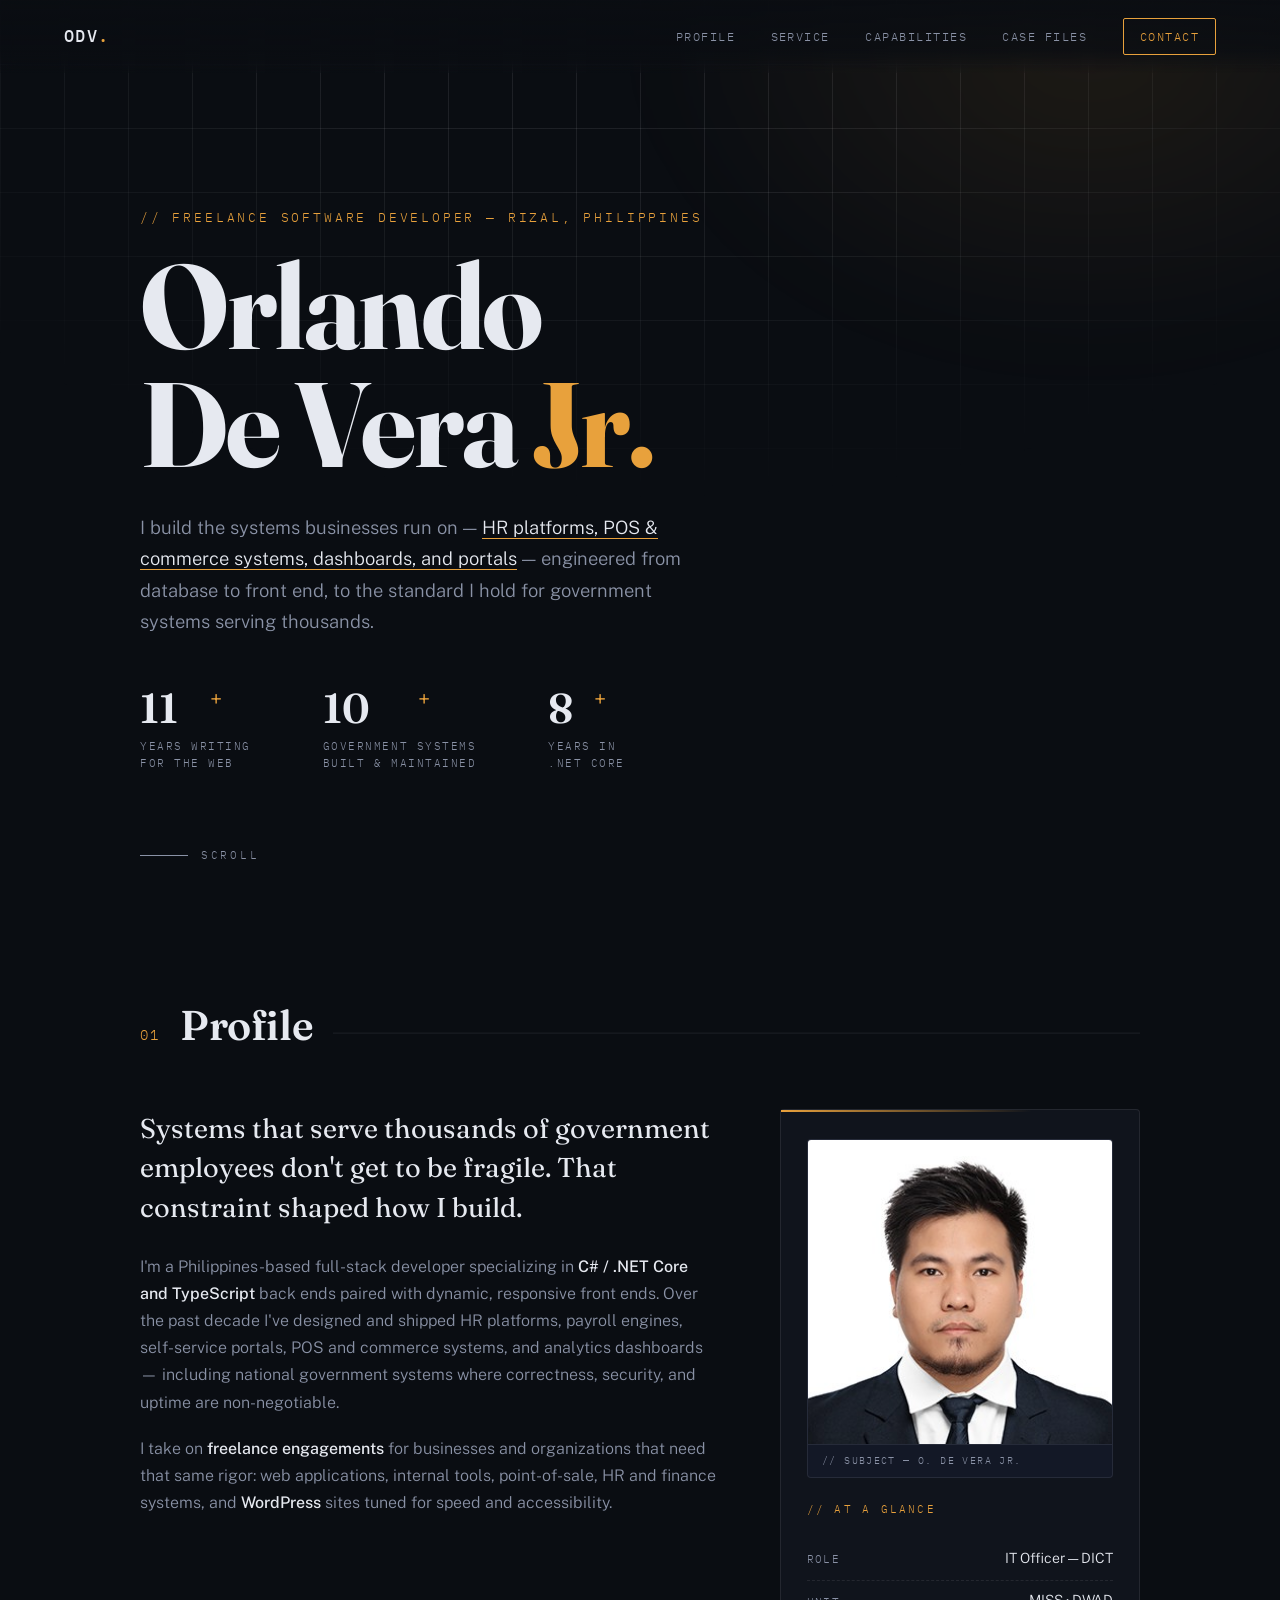
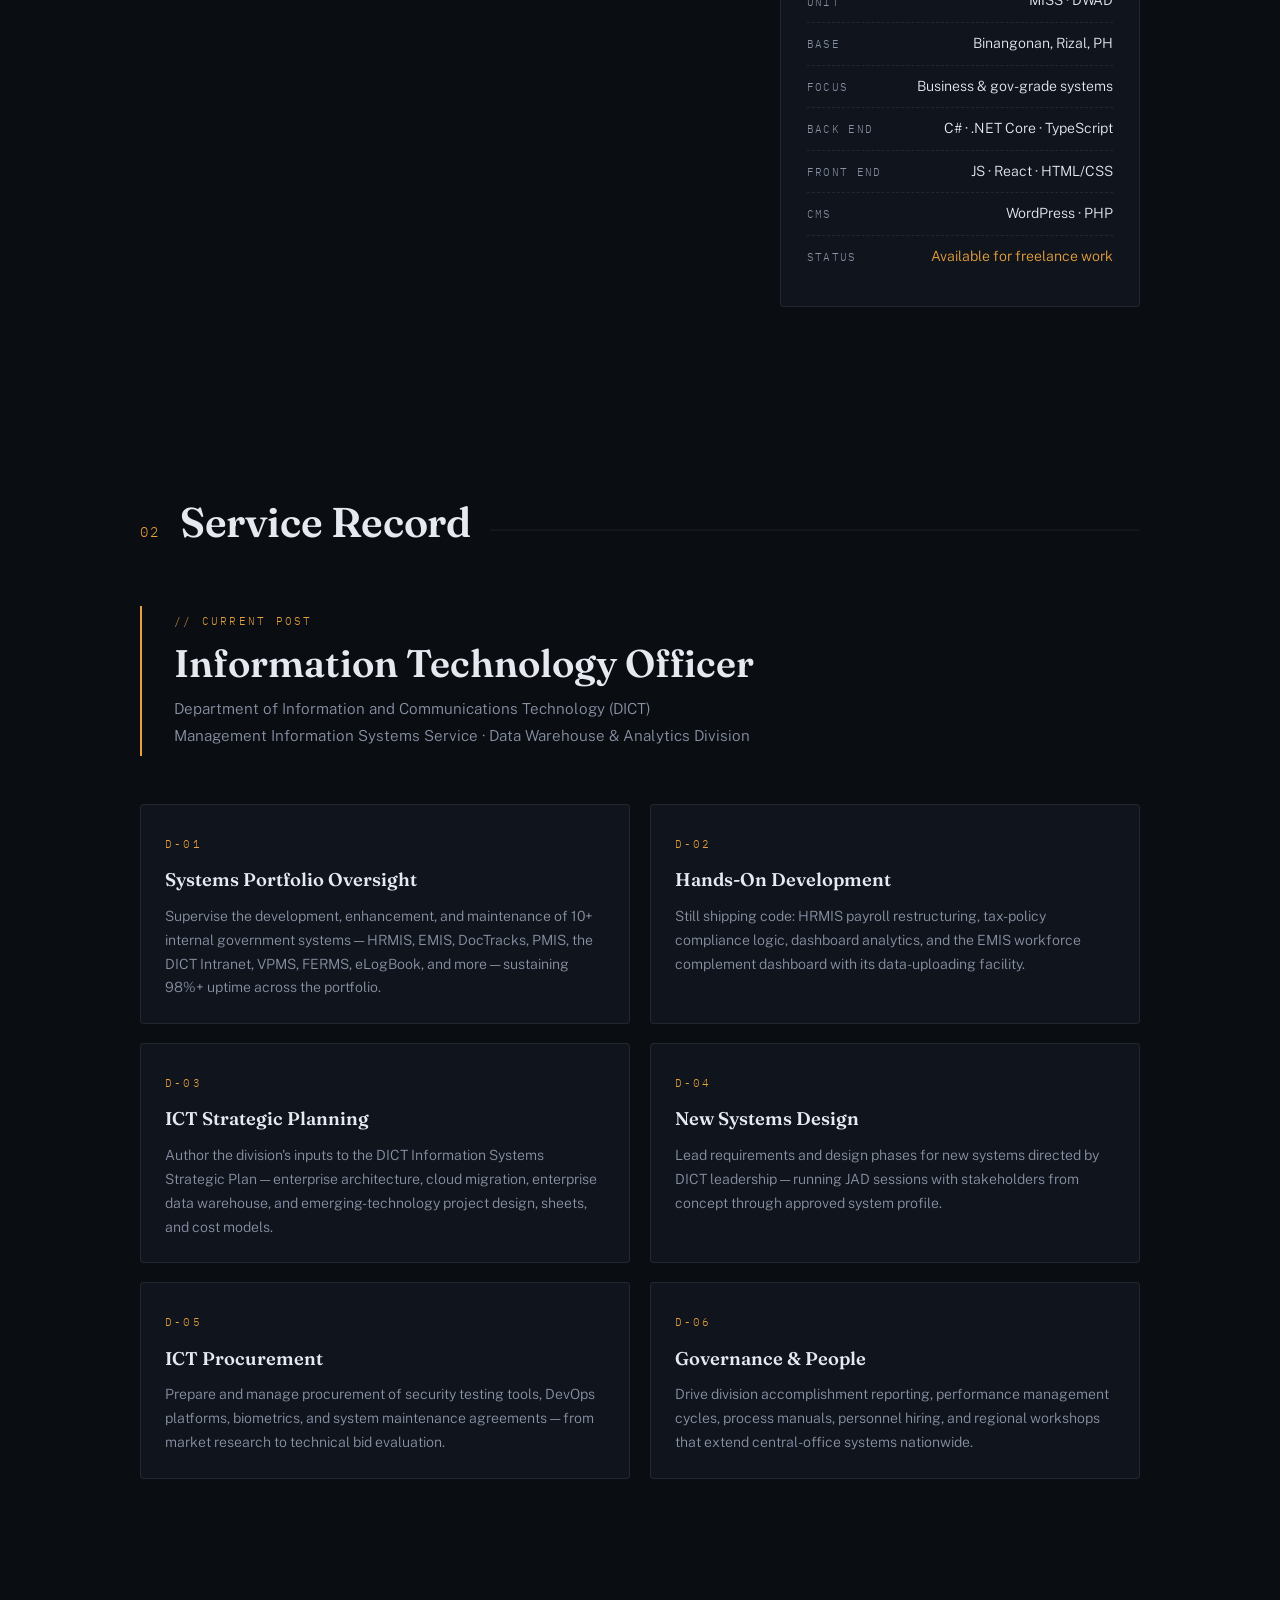
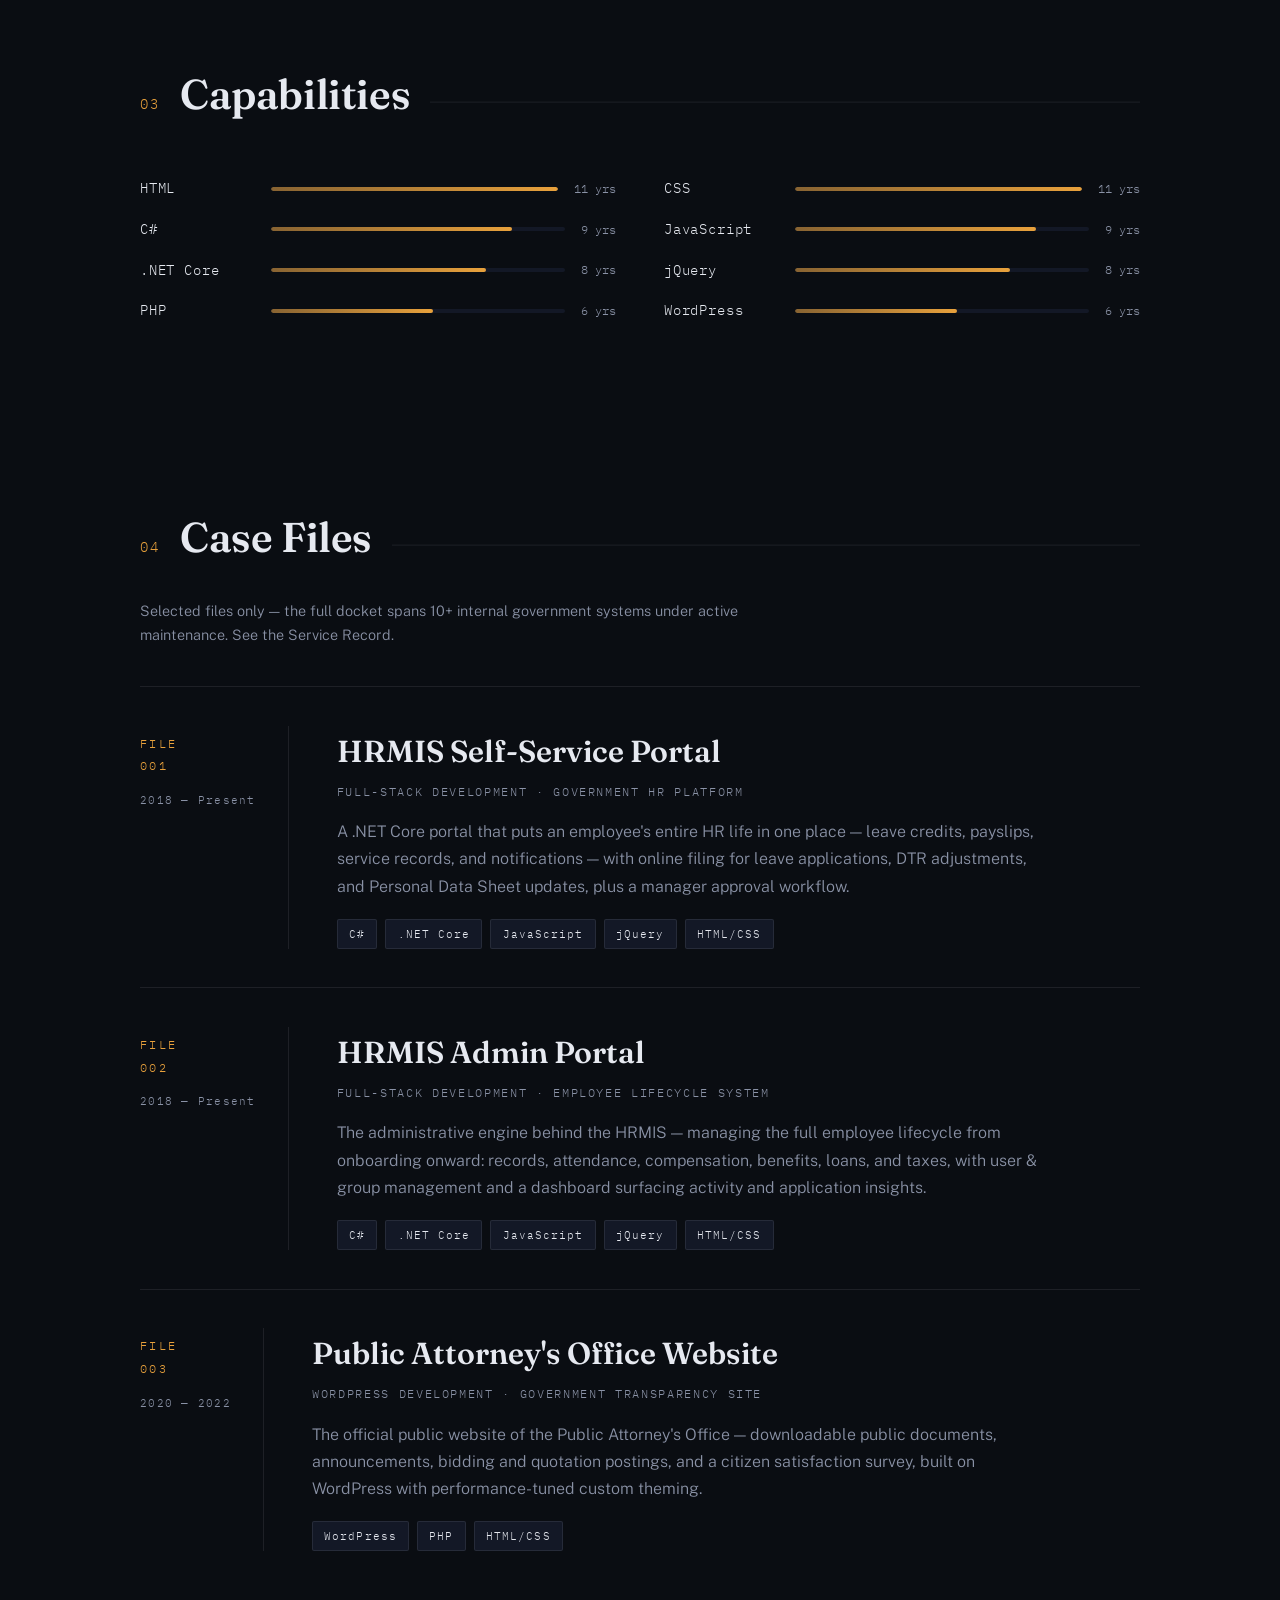
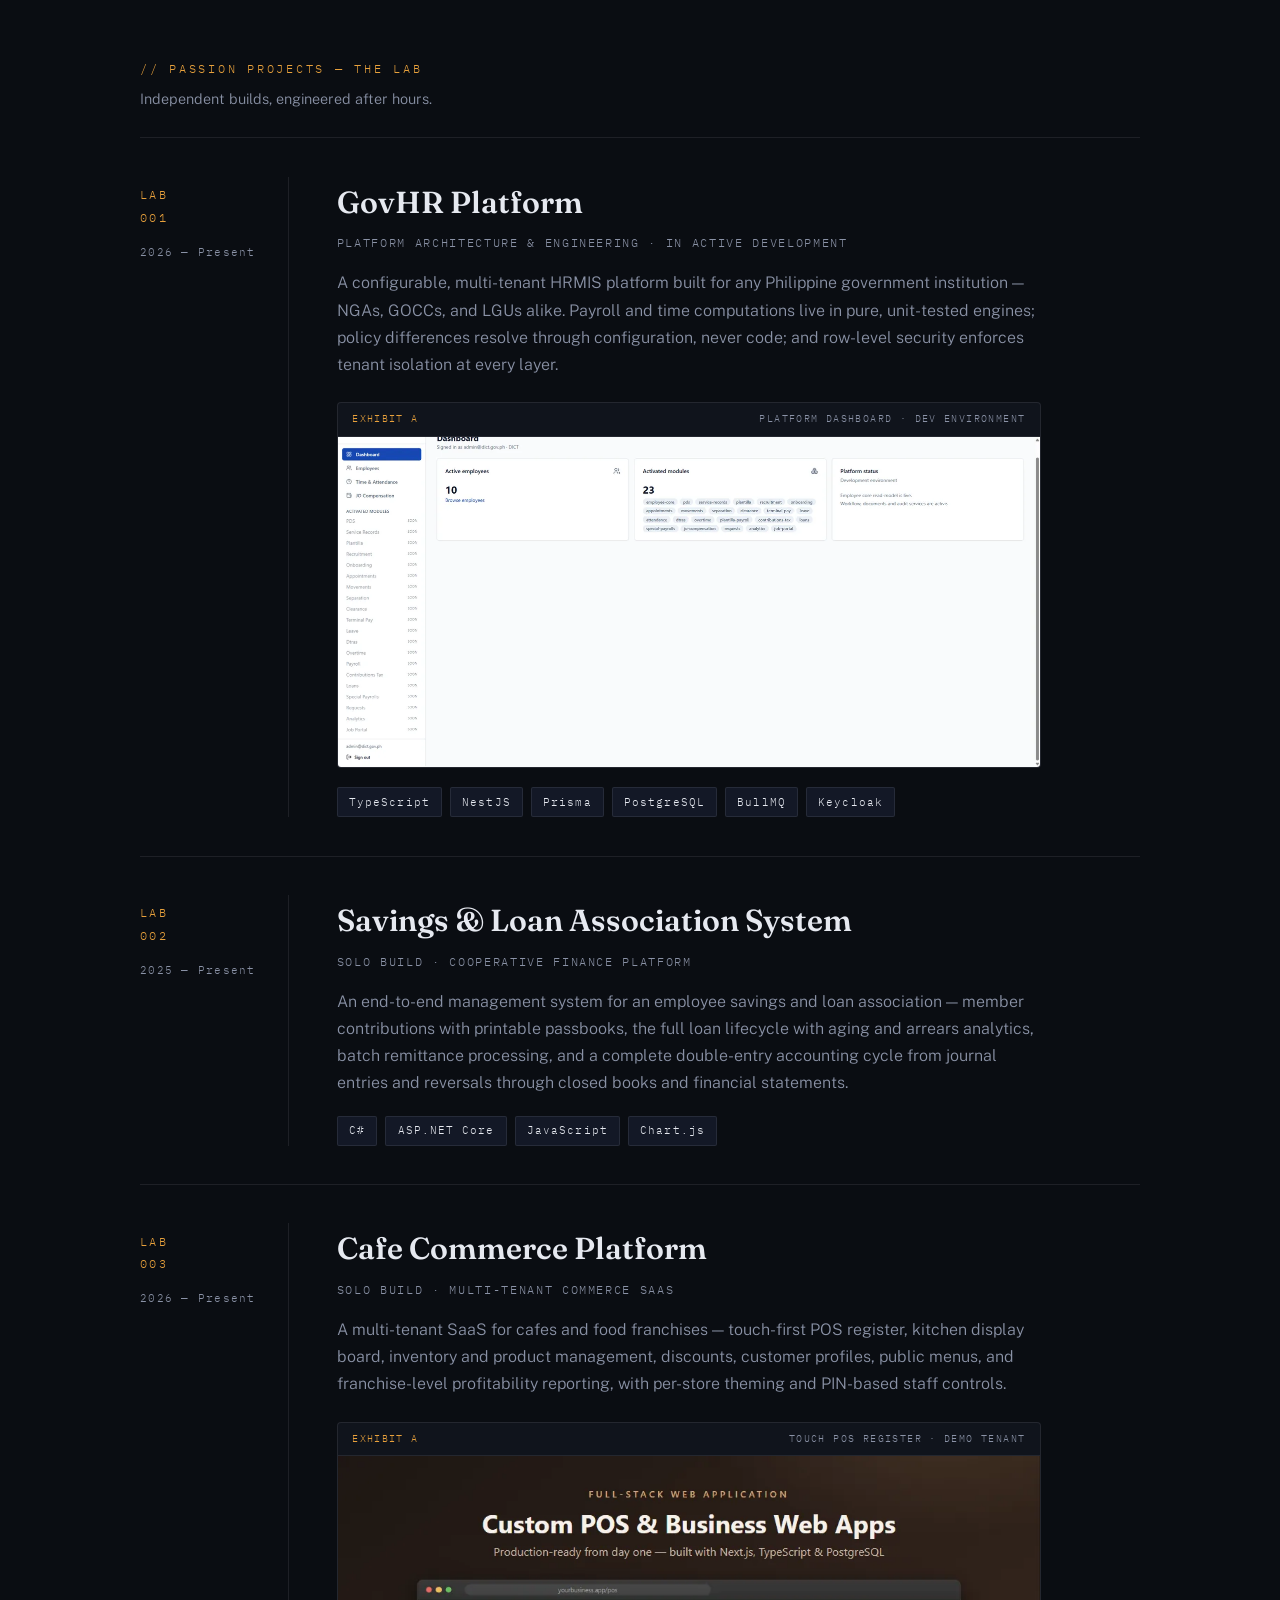
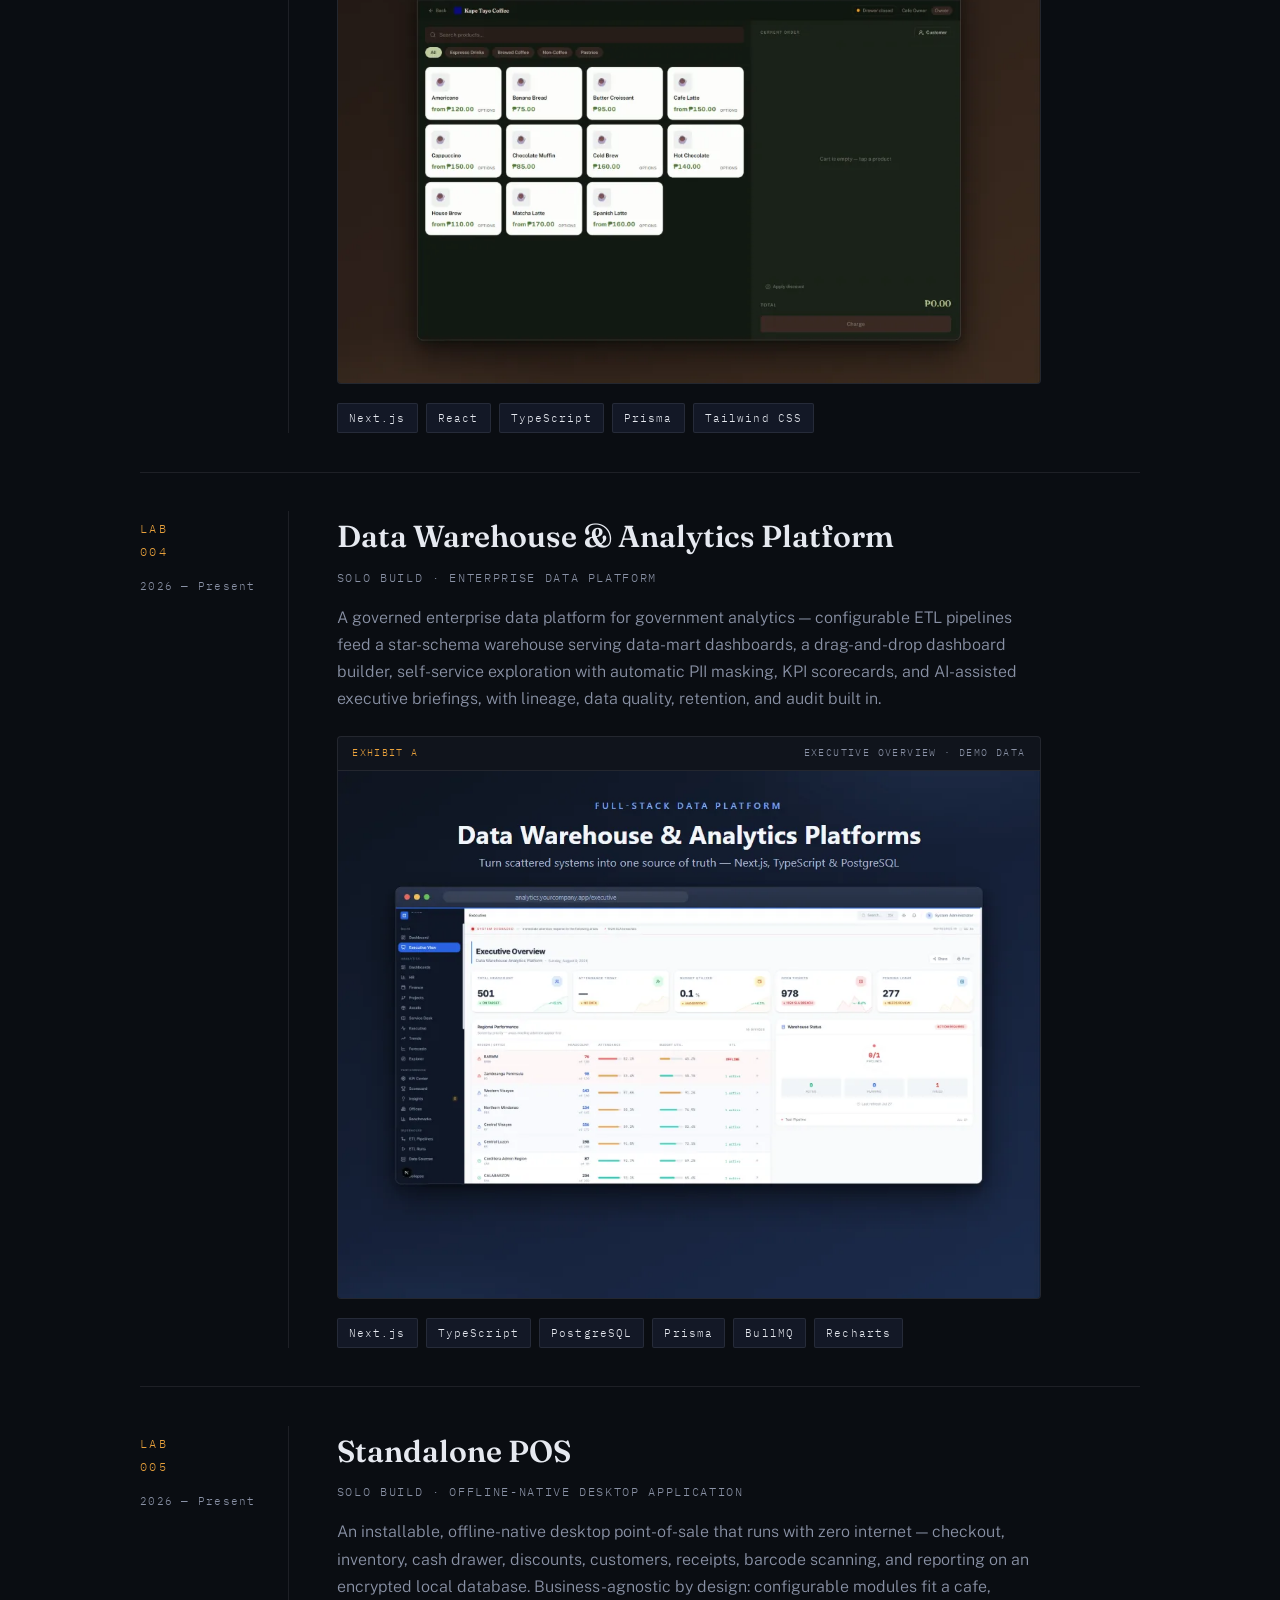
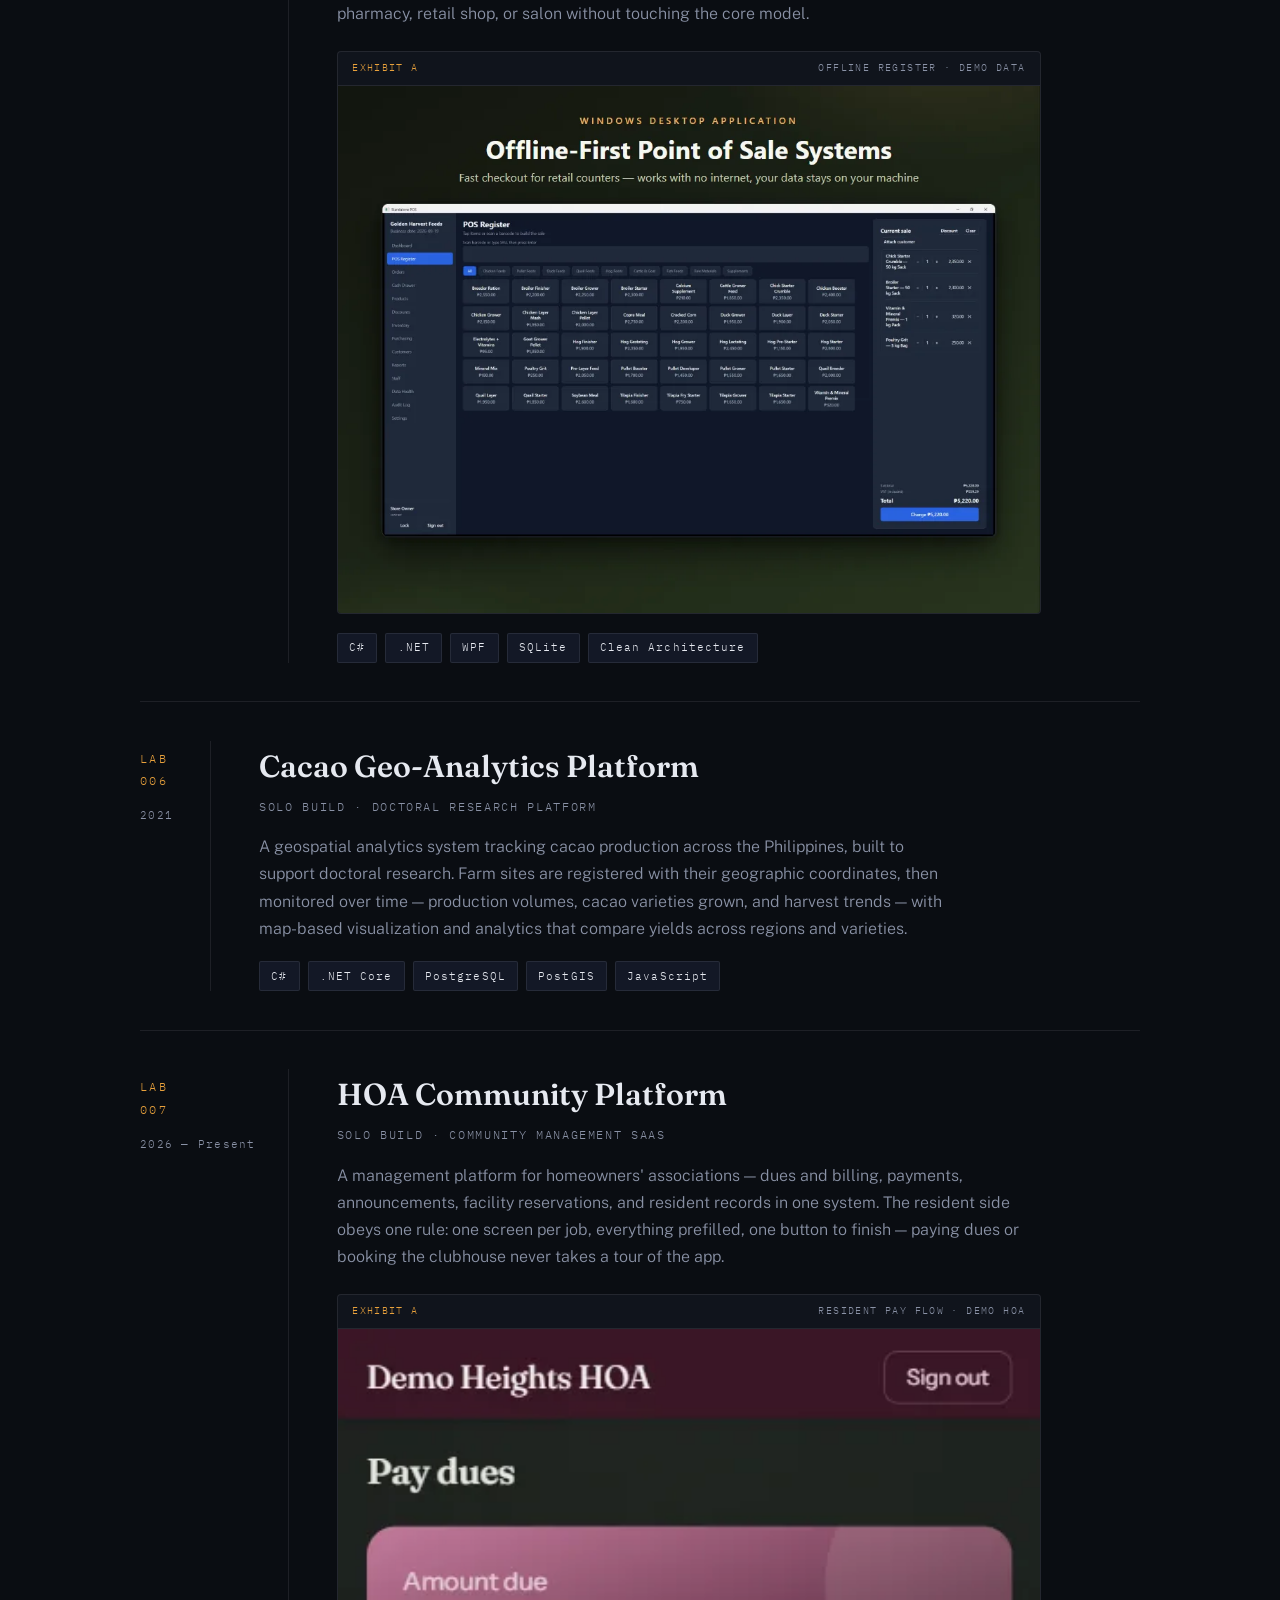
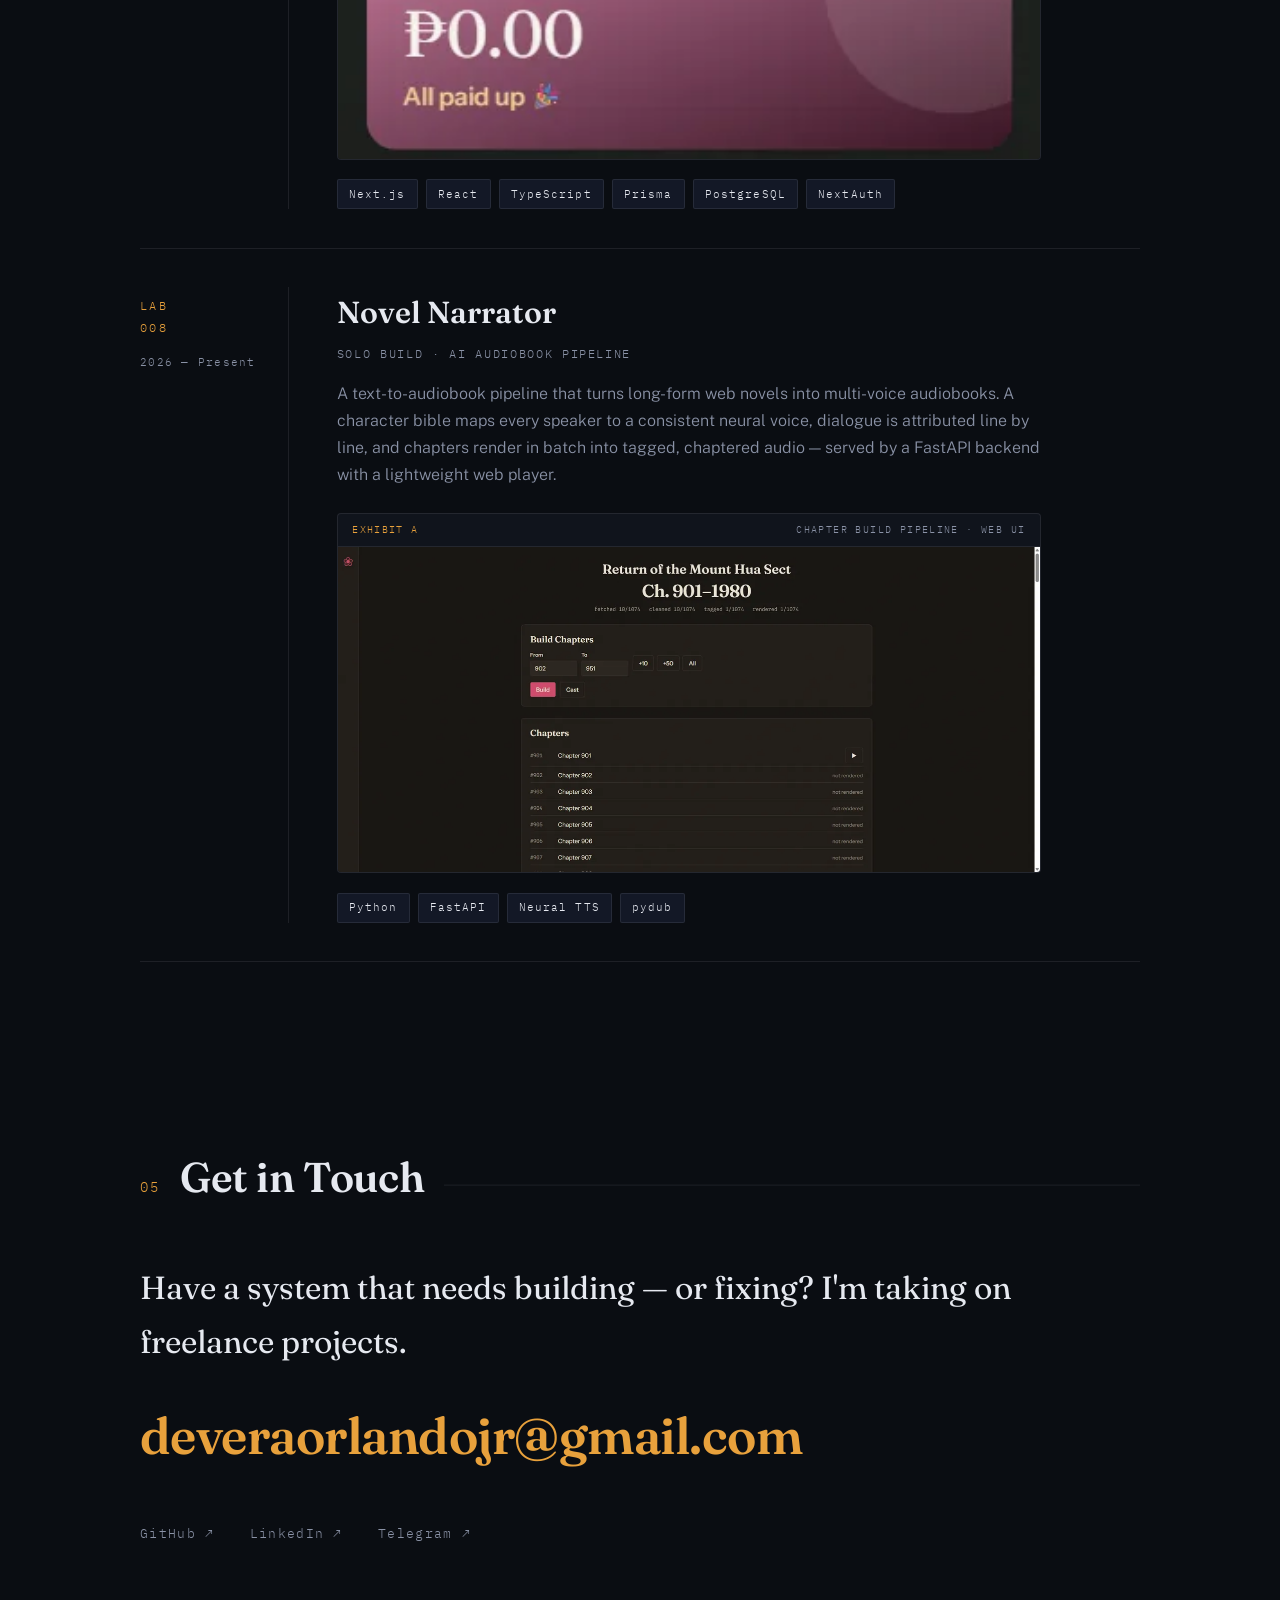
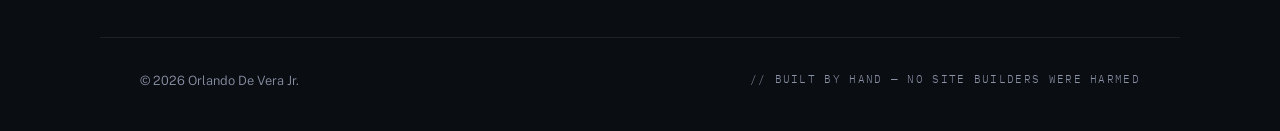
<file: index.html>
<!DOCTYPE html>
<html lang="en">
<head>
  <meta charset="UTF-8" />
  <meta name="viewport" content="width=device-width, initial-scale=1.0" />
  <title>Orlando De Vera Jr. — Freelance Software Developer</title>
  <meta name="description" content="Orlando De Vera Jr. — freelance full-stack developer building business systems to government-grade standards. C#, .NET Core, TypeScript, WordPress. Available on Upwork." />
  <meta property="og:title" content="Orlando De Vera Jr. — Freelance Software Developer" />
  <meta property="og:description" content="Business systems engineered to government-grade standards. C# · .NET Core · TypeScript · WordPress. Available for freelance work." />
  <meta property="og:type" content="website" />
  <meta property="og:url" content="https://jhongwick.github.io/devera-portfolio/" />
  <meta property="og:image" content="https://jhongwick.github.io/devera-portfolio/og-image.png" />
  <meta property="og:image:width" content="1200" />
  <meta property="og:image:height" content="627" />
  <meta name="twitter:card" content="summary_large_image" />
  <meta name="twitter:image" content="https://jhongwick.github.io/devera-portfolio/og-image.png" />
  <link rel="preconnect" href="https://fonts.googleapis.com" />
  <link rel="preconnect" href="https://fonts.gstatic.com" crossorigin />
  <link href="https://fonts.googleapis.com/css2?family=Fraunces:opsz,wght@9..144,300;9..144,400;9..144,600;9..144,700&family=IBM+Plex+Mono:wght@400;500&family=Public+Sans:wght@300;400;500;600&display=swap" rel="stylesheet" />
  <link rel="stylesheet" href="styles.css" />
  <link rel="icon" href="data:image/svg+xml,<svg xmlns='http://www.w3.org/2000/svg' viewBox='0 0 100 100'><text y='.9em' font-size='90'>▲</text></svg>" />
</head>
<body>
  <div class="grid-bg" aria-hidden="true"></div>
  <div class="glow" aria-hidden="true"></div>

  <header class="nav">
    <a class="nav-brand" href="#top">ODV<span class="accent">.</span></a>
    <nav class="nav-links">
      <a href="#about">Profile</a>
      <a href="#service">Service</a>
      <a href="#skills">Capabilities</a>
      <a href="#projects">Case Files</a>
      <a href="#contact" class="nav-cta">Contact</a>
    </nav>
  </header>

  <main id="top">

    <!-- ============ HERO ============ -->
    <section class="hero">
      <p class="kicker reveal">// FREELANCE SOFTWARE DEVELOPER — RIZAL, PHILIPPINES</p>
      <h1 class="hero-name">
        <span class="line reveal d1">Orlando</span>
        <span class="line reveal d2">De Vera <span class="accent">Jr.</span></span>
      </h1>
      <p class="hero-sub reveal d3">
        I build the systems businesses run on —
        <em>HR platforms, POS &amp; commerce systems, dashboards, and portals</em> —
        engineered from database to front end, to the standard I hold for
        government systems serving thousands.
      </p>
      <div class="hero-meta reveal d4">
        <div class="stat">
          <span class="stat-num" data-count="11">0</span><span class="stat-plus">+</span>
          <span class="stat-label">Years writing<br/>for the web</span>
        </div>
        <div class="stat">
          <span class="stat-num" data-count="10">0</span><span class="stat-plus">+</span>
          <span class="stat-label">Government systems<br/>built &amp; maintained</span>
        </div>
        <div class="stat">
          <span class="stat-num" data-count="8">0</span><span class="stat-plus">+</span>
          <span class="stat-label">Years in<br/>.NET Core</span>
        </div>
      </div>
      <a class="scroll-hint reveal d5" href="#about"><span></span>scroll</a>
    </section>

    <!-- ============ ABOUT ============ -->
    <section class="section" id="about">
      <div class="section-head reveal">
        <span class="section-no">01</span>
        <h2>Profile</h2>
        <span class="section-rule"></span>
      </div>
      <div class="about-grid">
        <div class="about-copy reveal">
          <p class="lede">
            Systems that serve thousands of government employees don't get to
            be fragile. That constraint shaped how I build.
          </p>
          <p>
            I'm a Philippines-based full-stack developer specializing in
            <strong>C# / .NET Core and TypeScript</strong> back ends paired with
            dynamic, responsive front ends. Over the past decade I've designed
            and shipped HR platforms, payroll engines, self-service portals,
            POS and commerce systems, and analytics dashboards — including
            national government systems where correctness, security, and
            uptime are non-negotiable.
          </p>
          <p>
            I take on <strong>freelance engagements</strong> for businesses and
            organizations that need that same rigor: web applications, internal
            tools, point-of-sale, HR and finance systems, and
            <strong>WordPress</strong> sites tuned for speed and accessibility.
          </p>
        </div>
        <aside class="about-card reveal">
          <figure class="about-photo">
            <img src="assets/profile.jpg" alt="Orlando De Vera Jr." width="300" height="300" />
            <figcaption>// SUBJECT — O. DE VERA JR.</figcaption>
          </figure>
          <p class="card-label">// AT A GLANCE</p>
          <ul>
            <li><span>Role</span>IT Officer — DICT</li>
            <li><span>Unit</span>MISS · DWAD</li>
            <li><span>Base</span>Binangonan, Rizal, PH</li>
            <li><span>Focus</span>Business &amp; gov-grade systems</li>
            <li><span>Back end</span>C# · .NET Core · TypeScript</li>
            <li><span>Front end</span>JS · React · HTML/CSS</li>
            <li><span>CMS</span>WordPress · PHP</li>
            <li><span>Status</span><em class="accent">Available for freelance work</em></li>
          </ul>
        </aside>
      </div>
    </section>

    <!-- ============ SERVICE RECORD ============ -->
    <section class="section" id="service">
      <div class="section-head reveal">
        <span class="section-no">02</span>
        <h2>Service Record</h2>
        <span class="section-rule"></span>
      </div>

      <div class="post reveal">
        <p class="post-kicker">// CURRENT POST</p>
        <h3 class="post-title">Information Technology Officer</h3>
        <p class="post-org">
          Department of Information and Communications Technology (DICT)<br/>
          Management Information Systems Service · Data Warehouse &amp; Analytics Division
        </p>
      </div>

      <div class="duties">
        <div class="duty reveal">
          <span class="duty-no">D-01</span>
          <h4>Systems Portfolio Oversight</h4>
          <p>Supervise the development, enhancement, and maintenance of 10+ internal
          government systems — HRMIS, EMIS, DocTracks, PMIS, the DICT Intranet, VPMS,
          FERMS, eLogBook, and more — sustaining 98%+ uptime across the portfolio.</p>
        </div>
        <div class="duty reveal">
          <span class="duty-no">D-02</span>
          <h4>Hands-On Development</h4>
          <p>Still shipping code: HRMIS payroll restructuring, tax-policy compliance
          logic, dashboard analytics, and the EMIS workforce complement dashboard
          with its data-uploading facility.</p>
        </div>
        <div class="duty reveal">
          <span class="duty-no">D-03</span>
          <h4>ICT Strategic Planning</h4>
          <p>Author the division's inputs to the DICT Information Systems Strategic
          Plan — enterprise architecture, cloud migration, enterprise data warehouse,
          and emerging-technology project design, sheets, and cost models.</p>
        </div>
        <div class="duty reveal">
          <span class="duty-no">D-04</span>
          <h4>New Systems Design</h4>
          <p>Lead requirements and design phases for new systems directed by DICT
          leadership — running JAD sessions with stakeholders from concept through
          approved system profile.</p>
        </div>
        <div class="duty reveal">
          <span class="duty-no">D-05</span>
          <h4>ICT Procurement</h4>
          <p>Prepare and manage procurement of security testing tools, DevOps
          platforms, biometrics, and system maintenance agreements — from market
          research to technical bid evaluation.</p>
        </div>
        <div class="duty reveal">
          <span class="duty-no">D-06</span>
          <h4>Governance &amp; People</h4>
          <p>Drive division accomplishment reporting, performance management cycles,
          process manuals, personnel hiring, and regional workshops that extend
          central-office systems nationwide.</p>
        </div>
      </div>
    </section>

    <!-- ============ SKILLS ============ -->
    <section class="section" id="skills">
      <div class="section-head reveal">
        <span class="section-no">03</span>
        <h2>Capabilities</h2>
        <span class="section-rule"></span>
      </div>
      <div class="skills">
        <div class="skill reveal" style="--pct:100"><span class="skill-name">HTML</span><span class="skill-bar"><i></i></span><span class="skill-yrs">11 yrs</span></div>
        <div class="skill reveal" style="--pct:100"><span class="skill-name">CSS</span><span class="skill-bar"><i></i></span><span class="skill-yrs">11 yrs</span></div>
        <div class="skill reveal" style="--pct:82"><span class="skill-name">C#</span><span class="skill-bar"><i></i></span><span class="skill-yrs">9 yrs</span></div>
        <div class="skill reveal" style="--pct:82"><span class="skill-name">JavaScript</span><span class="skill-bar"><i></i></span><span class="skill-yrs">9 yrs</span></div>
        <div class="skill reveal" style="--pct:73"><span class="skill-name">.NET Core</span><span class="skill-bar"><i></i></span><span class="skill-yrs">8 yrs</span></div>
        <div class="skill reveal" style="--pct:73"><span class="skill-name">jQuery</span><span class="skill-bar"><i></i></span><span class="skill-yrs">8 yrs</span></div>
        <div class="skill reveal" style="--pct:55"><span class="skill-name">PHP</span><span class="skill-bar"><i></i></span><span class="skill-yrs">6 yrs</span></div>
        <div class="skill reveal" style="--pct:55"><span class="skill-name">WordPress</span><span class="skill-bar"><i></i></span><span class="skill-yrs">6 yrs</span></div>
      </div>
    </section>

    <!-- ============ PROJECTS ============ -->
    <section class="section" id="projects">
      <div class="section-head reveal">
        <span class="section-no">04</span>
        <h2>Case Files</h2>
        <span class="section-rule"></span>
      </div>
      <p class="section-note reveal">Selected files only — the full docket spans 10+
      internal government systems under active maintenance. See the Service Record.</p>

      <article class="case reveal">
        <div class="case-id">FILE&nbsp;<br/>001<span class="case-year">2018 — Present</span></div>
        <div class="case-body">
          <h3>HRMIS Self-Service Portal</h3>
          <p class="case-role">Full-stack development · Government HR platform</p>
          <p>
            A .NET Core portal that puts an employee's entire HR life in one
            place — leave credits, payslips, service records, and notifications —
            with online filing for leave applications, DTR adjustments, and
            Personal Data Sheet updates, plus a manager approval workflow.
          </p>
          <ul class="tags">
            <li>C#</li><li>.NET Core</li><li>JavaScript</li><li>jQuery</li><li>HTML/CSS</li>
          </ul>
        </div>
      </article>

      <article class="case reveal">
        <div class="case-id">FILE&nbsp;<br/>002<span class="case-year">2018 — Present</span></div>
        <div class="case-body">
          <h3>HRMIS Admin Portal</h3>
          <p class="case-role">Full-stack development · Employee lifecycle system</p>
          <p>
            The administrative engine behind the HRMIS — managing the full
            employee lifecycle from onboarding onward: records, attendance,
            compensation, benefits, loans, and taxes, with user &amp; group
            management and a dashboard surfacing activity and application insights.
          </p>
          <ul class="tags">
            <li>C#</li><li>.NET Core</li><li>JavaScript</li><li>jQuery</li><li>HTML/CSS</li>
          </ul>
        </div>
      </article>

      <article class="case reveal">
        <div class="case-id">FILE&nbsp;<br/>003<span class="case-year">2020 — 2022</span></div>
        <div class="case-body">
          <h3>Public Attorney's Office Website</h3>
          <p class="case-role">WordPress development · Government transparency site</p>
          <p>
            The official public website of the Public Attorney's Office —
            downloadable public documents, announcements, bidding and quotation
            postings, and a citizen satisfaction survey, built on WordPress
            with performance-tuned custom theming.
          </p>
          <ul class="tags">
            <li>WordPress</li><li>PHP</li><li>HTML/CSS</li>
          </ul>
        </div>
      </article>

      <div class="case-group reveal">
        <span class="case-group-label">// PASSION PROJECTS — THE LAB</span>
        <p class="case-group-sub">Independent builds, engineered after hours.</p>
      </div>

      <article class="case reveal">
        <div class="case-id">LAB&nbsp;<br/>001<span class="case-year">2026 — Present</span></div>
        <div class="case-body">
          <h3>GovHR Platform</h3>
          <p class="case-role">Platform architecture &amp; engineering · In active development</p>
          <p>
            A configurable, multi-tenant HRMIS platform built for any Philippine
            government institution — NGAs, GOCCs, and LGUs alike. Payroll and
            time computations live in pure, unit-tested engines; policy
            differences resolve through configuration, never code; and
            row-level security enforces tenant isolation at every layer.
          </p>
          <figure class="case-exhibit">
            <figcaption><span class="exhibit-no">Exhibit A</span><span>Platform dashboard · dev environment</span></figcaption>
            <img src="assets/govhr-dashboard.webp" alt="GovHR platform dashboard listing activated HR modules and platform status" loading="lazy" width="1400" height="658" />
          </figure>
          <ul class="tags">
            <li>TypeScript</li><li>NestJS</li><li>Prisma</li><li>PostgreSQL</li><li>BullMQ</li><li>Keycloak</li>
          </ul>
        </div>
      </article>

      <article class="case reveal">
        <div class="case-id">LAB&nbsp;<br/>002<span class="case-year">2025 — Present</span></div>
        <div class="case-body">
          <h3>Savings &amp; Loan Association System</h3>
          <p class="case-role">Solo build · Cooperative finance platform</p>
          <p>
            An end-to-end management system for an employee savings and loan
            association — member contributions with printable passbooks, the
            full loan lifecycle with aging and arrears analytics, batch
            remittance processing, and a complete double-entry accounting
            cycle from journal entries and reversals through closed books
            and financial statements.
          </p>
          <ul class="tags">
            <li>C#</li><li>ASP.NET Core</li><li>JavaScript</li><li>Chart.js</li>
          </ul>
        </div>
      </article>

      <article class="case reveal">
        <div class="case-id">LAB&nbsp;<br/>003<span class="case-year">2026 — Present</span></div>
        <div class="case-body">
          <h3>Cafe Commerce Platform</h3>
          <p class="case-role">Solo build · Multi-tenant commerce SaaS</p>
          <p>
            A multi-tenant SaaS for cafes and food franchises — touch-first
            POS register, kitchen display board, inventory and product
            management, discounts, customer profiles, public menus, and
            franchise-level profitability reporting, with per-store theming
            and PIN-based staff controls.
          </p>
          <figure class="case-exhibit">
            <figcaption><span class="exhibit-no">Exhibit A</span><span>Touch POS register · demo tenant</span></figcaption>
            <img src="assets/cafe-commerce.webp" alt="Cafe Commerce touch POS register with product grid and live order panel" loading="lazy" width="1000" height="750" />
          </figure>
          <ul class="tags">
            <li>Next.js</li><li>React</li><li>TypeScript</li><li>Prisma</li><li>Tailwind CSS</li>
          </ul>
        </div>
      </article>

      <article class="case reveal">
        <div class="case-id">LAB&nbsp;<br/>004<span class="case-year">2026 — Present</span></div>
        <div class="case-body">
          <h3>Data Warehouse &amp; Analytics Platform</h3>
          <p class="case-role">Solo build · Enterprise data platform</p>
          <p>
            A governed enterprise data platform for government analytics —
            configurable ETL pipelines feed a star-schema warehouse serving
            data-mart dashboards, a drag-and-drop dashboard builder,
            self-service exploration with automatic PII masking, KPI
            scorecards, and AI-assisted executive briefings, with lineage,
            data quality, retention, and audit built in.
          </p>
          <figure class="case-exhibit">
            <figcaption><span class="exhibit-no">Exhibit A</span><span>Executive overview · demo data</span></figcaption>
            <img src="assets/dw-analytics.webp" alt="Data warehouse analytics platform executive dashboard with KPI cards and regional performance table" loading="lazy" width="1000" height="750" />
          </figure>
          <ul class="tags">
            <li>Next.js</li><li>TypeScript</li><li>PostgreSQL</li><li>Prisma</li><li>BullMQ</li><li>Recharts</li>
          </ul>
        </div>
      </article>

      <article class="case reveal">
        <div class="case-id">LAB&nbsp;<br/>005<span class="case-year">2026 — Present</span></div>
        <div class="case-body">
          <h3>Standalone POS</h3>
          <p class="case-role">Solo build · Offline-native desktop application</p>
          <p>
            An installable, offline-native desktop point-of-sale that runs with
            zero internet — checkout, inventory, cash drawer, discounts,
            customers, receipts, barcode scanning, and reporting on an
            encrypted local database. Business-agnostic by design: configurable
            modules fit a cafe, pharmacy, retail shop, or salon without
            touching the core model.
          </p>
          <figure class="case-exhibit">
            <figcaption><span class="exhibit-no">Exhibit A</span><span>Offline register · demo data</span></figcaption>
            <img src="assets/standalone-pos.webp" alt="Standalone offline desktop POS register with product catalog and current sale panel" loading="lazy" width="1000" height="750" />
          </figure>
          <ul class="tags">
            <li>C#</li><li>.NET</li><li>WPF</li><li>SQLite</li><li>Clean Architecture</li>
          </ul>
        </div>
      </article>

      <article class="case reveal">
        <div class="case-id">LAB&nbsp;<br/>006<span class="case-year">2021</span></div>
        <div class="case-body">
          <h3>Cacao Geo-Analytics Platform</h3>
          <p class="case-role">Solo build · Doctoral research platform</p>
          <p>
            A geospatial analytics system tracking cacao production across the
            Philippines, built to support doctoral research. Farm sites are
            registered with their geographic coordinates, then monitored over
            time — production volumes, cacao varieties grown, and harvest
            trends — with map-based visualization and analytics that compare
            yields across regions and varieties.
          </p>
          <ul class="tags">
            <li>C#</li><li>.NET Core</li><li>PostgreSQL</li><li>PostGIS</li><li>JavaScript</li>
          </ul>
        </div>
      </article>

      <article class="case reveal">
        <div class="case-id">LAB&nbsp;<br/>007<span class="case-year">2026 — Present</span></div>
        <div class="case-body">
          <h3>HOA Community Platform</h3>
          <p class="case-role">Solo build · Community management SaaS</p>
          <p>
            A management platform for homeowners' associations — dues and
            billing, payments, announcements, facility reservations, and
            resident records in one system. The resident side obeys one
            rule: one screen per job, everything prefilled, one button to
            finish — paying dues or booking the clubhouse never takes a
            tour of the app.
          </p>
          <figure class="case-exhibit case-exhibit--tall">
            <figcaption><span class="exhibit-no">Exhibit A</span><span>Resident pay flow · demo HOA</span></figcaption>
            <img src="assets/hoa-resident-pay.webp" alt="HOA platform mobile pay-dues screen with GCash upload, shown with demo data" loading="lazy" width="390" height="844" />
          </figure>
          <ul class="tags">
            <li>Next.js</li><li>React</li><li>TypeScript</li><li>Prisma</li><li>PostgreSQL</li><li>NextAuth</li>
          </ul>
        </div>
      </article>

      <article class="case reveal">
        <div class="case-id">LAB&nbsp;<br/>008<span class="case-year">2026 — Present</span></div>
        <div class="case-body">
          <h3>Novel Narrator</h3>
          <p class="case-role">Solo build · AI audiobook pipeline</p>
          <p>
            A text-to-audiobook pipeline that turns long-form web novels
            into multi-voice audiobooks. A character bible maps every
            speaker to a consistent neural voice, dialogue is attributed
            line by line, and chapters render in batch into tagged,
            chaptered audio — served by a FastAPI backend with a
            lightweight web player.
          </p>
          <figure class="case-exhibit">
            <figcaption><span class="exhibit-no">Exhibit A</span><span>Chapter build pipeline · web UI</span></figcaption>
            <img src="assets/novel-narrator.webp" alt="Novel Narrator web interface showing chapter batch build controls and render status" loading="lazy" width="1400" height="648" />
          </figure>
          <ul class="tags">
            <li>Python</li><li>FastAPI</li><li>Neural TTS</li><li>pydub</li>
          </ul>
        </div>
      </article>
    </section>

    <!-- ============ CONTACT ============ -->
    <section class="section contact" id="contact">
      <div class="section-head reveal">
        <span class="section-no">05</span>
        <h2>Get in Touch</h2>
        <span class="section-rule"></span>
      </div>
      <p class="contact-lede reveal">Have a system that needs building — or fixing?
      I'm taking on freelance projects.</p>
      <a class="contact-mail reveal" href="mailto:deveraorlandojr@gmail.com">deveraorlandojr@gmail.com</a>
      <ul class="contact-links reveal">
        <li><a href="https://github.com/JhongWick" target="_blank" rel="noopener">GitHub ↗</a></li>
        <li><a href="https://www.linkedin.com/in/orlando-de-vera-985759309" target="_blank" rel="noopener">LinkedIn ↗</a></li>
        <li><a href="https://t.me/OrlandoJhongDevera" target="_blank" rel="noopener">Telegram ↗</a></li>
      </ul>
    </section>
  </main>

  <footer class="footer">
    <span>© 2026 Orlando De Vera Jr.</span>
    <span class="mono">// BUILT BY HAND — NO SITE BUILDERS WERE HARMED</span>
  </footer>

  <script src="main.js"></script>
</body>
</html>
</file>
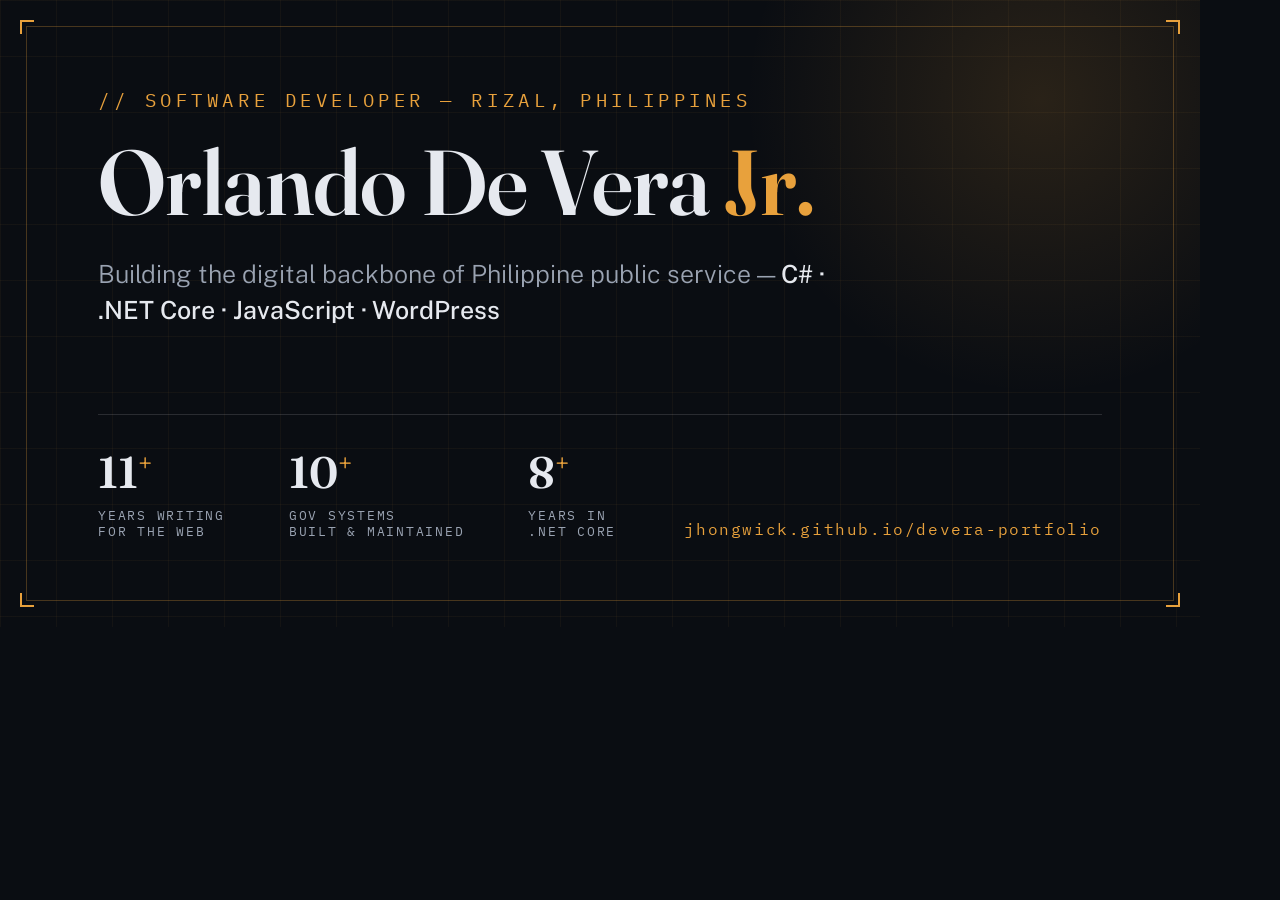
<file: og-template.html>
<!DOCTYPE html>
<html lang="en">
<head>
<meta charset="UTF-8" />
<link rel="preconnect" href="https://fonts.googleapis.com" />
<link rel="preconnect" href="https://fonts.gstatic.com" crossorigin />
<link href="https://fonts.googleapis.com/css2?family=Fraunces:opsz,wght@9..144,300;9..144,400;9..144,600;9..144,700&family=IBM+Plex+Mono:wght@400;500&family=Public+Sans:wght@300;400;500;600&display=swap" rel="stylesheet" />
<style>
  * { margin: 0; padding: 0; box-sizing: border-box; }
  html, body { width: 1200px; height: 627px; overflow: hidden; }
  body {
    background: #0a0d12;
    color: #e6e9ef;
    font-family: "Public Sans", sans-serif;
    position: relative;
  }
  .grid-bg {
    position: absolute; inset: 0;
    background-image:
      linear-gradient(rgba(232,161,60,0.05) 1px, transparent 1px),
      linear-gradient(90deg, rgba(232,161,60,0.05) 1px, transparent 1px);
    background-size: 56px 56px;
  }
  .glow {
    position: absolute; top: -220px; right: -160px;
    width: 640px; height: 640px; border-radius: 50%;
    background: radial-gradient(circle, rgba(232,161,60,0.14), transparent 65%);
  }
  .frame {
    position: absolute; inset: 26px;
    border: 1px solid rgba(232,161,60,0.28);
  }
  .corner { position: absolute; width: 14px; height: 14px; border: 2px solid #e8a13c; }
  .corner.tl { top: 20px; left: 20px; border-right: none; border-bottom: none; }
  .corner.tr { top: 20px; right: 20px; border-left: none; border-bottom: none; }
  .corner.bl { bottom: 20px; left: 20px; border-right: none; border-top: none; }
  .corner.br { bottom: 20px; right: 20px; border-left: none; border-top: none; }
  .content {
    position: absolute; inset: 26px;
    padding: 62px 72px;
    display: flex; flex-direction: column; justify-content: space-between;
  }
  .kicker {
    font-family: "IBM Plex Mono", monospace;
    font-size: 19px; letter-spacing: 0.24em; color: #e8a13c;
  }
  .name {
    font-family: "Fraunces", serif; font-weight: 600;
    font-size: 92px; line-height: 1.04; letter-spacing: -0.01em;
  }
  .name .accent { color: #e8a13c; }
  .tagline {
    font-size: 25px; font-weight: 300; color: #9aa3b2;
    max-width: 760px; line-height: 1.45; margin-top: 26px;
  }
  .tagline strong { color: #e6e9ef; font-weight: 500; }
  .bottom {
    display: flex; align-items: flex-end; justify-content: space-between;
    border-top: 1px solid rgba(230,233,239,0.14); padding-top: 30px;
  }
  .stats { display: flex; gap: 64px; }
  .stat-num {
    font-family: "Fraunces", serif; font-weight: 600;
    font-size: 44px; color: #e6e9ef;
  }
  .stat-num sup { color: #e8a13c; font-size: 26px; }
  .stat-label {
    font-family: "IBM Plex Mono", monospace;
    font-size: 12.5px; letter-spacing: 0.14em; text-transform: uppercase;
    color: #9aa3b2; margin-top: 8px;
  }
  .url {
    font-family: "IBM Plex Mono", monospace;
    font-size: 16px; letter-spacing: 0.1em; color: #e8a13c;
  }
</style>
</head>
<body>
  <div class="grid-bg"></div>
  <div class="glow"></div>
  <div class="frame"></div>
  <div class="corner tl"></div><div class="corner tr"></div>
  <div class="corner bl"></div><div class="corner br"></div>
  <div class="content">
    <div>
      <p class="kicker">// SOFTWARE DEVELOPER — RIZAL, PHILIPPINES</p>
      <h1 class="name" style="margin-top:22px;">Orlando De Vera <span class="accent">Jr.</span></h1>
      <p class="tagline">Building the digital backbone of Philippine public service —
      <strong>C# · .NET Core · JavaScript · WordPress</strong></p>
    </div>
    <div class="bottom">
      <div class="stats">
        <div class="stat">
          <div class="stat-num">11<sup>+</sup></div>
          <div class="stat-label">Years writing<br/>for the web</div>
        </div>
        <div class="stat">
          <div class="stat-num">10<sup>+</sup></div>
          <div class="stat-label">Gov systems<br/>built &amp; maintained</div>
        </div>
        <div class="stat">
          <div class="stat-num">8<sup>+</sup></div>
          <div class="stat-label">Years in<br/>.NET Core</div>
        </div>
      </div>
      <p class="url">jhongwick.github.io/devera-portfolio</p>
    </div>
  </div>
</body>
</html>
</file>
<file: styles.css>
/* ============ CIVIC BLUEPRINT — dark portfolio ============ */
:root {
  --ink: #0a0d12;
  --panel: #10141c;
  --panel-2: #131826;
  --line: rgba(230, 233, 240, 0.09);
  --text: #e6e9f0;
  --muted: #8a92a6;
  --accent: #e8a13c;
  --accent-soft: rgba(232, 161, 60, 0.12);
  --serif: "Fraunces", Georgia, serif;
  --sans: "Public Sans", sans-serif;
  --mono: "IBM Plex Mono", monospace;
}

* { margin: 0; padding: 0; box-sizing: border-box; }
html { scroll-behavior: smooth; }
body {
  background: var(--ink);
  color: var(--text);
  font-family: var(--sans);
  font-weight: 300;
  line-height: 1.7;
  overflow-x: hidden;
}
::selection { background: var(--accent); color: var(--ink); }

/* ---- atmosphere ---- */
.grid-bg {
  position: fixed; inset: 0; z-index: -2;
  background-image:
    linear-gradient(var(--line) 1px, transparent 1px),
    linear-gradient(90deg, var(--line) 1px, transparent 1px);
  background-size: 64px 64px;
  mask-image: radial-gradient(ellipse 90% 70% at 50% 0%, black 30%, transparent 80%);
  -webkit-mask-image: radial-gradient(ellipse 90% 70% at 50% 0%, black 30%, transparent 80%);
}
.glow {
  position: fixed; z-index: -1;
  top: -30vh; right: -20vw; width: 70vw; height: 70vh;
  background: radial-gradient(closest-side, rgba(232, 161, 60, 0.09), transparent);
  filter: blur(40px);
  pointer-events: none;
}

/* ---- nav ---- */
.nav {
  position: fixed; top: 0; left: 0; right: 0; z-index: 10;
  display: flex; justify-content: space-between; align-items: center;
  padding: 1.1rem clamp(1.25rem, 5vw, 4rem);
  background: linear-gradient(rgba(10, 13, 18, 0.92), rgba(10, 13, 18, 0.75) 70%, transparent);
  backdrop-filter: blur(8px);
}
.nav-brand {
  font-family: var(--mono); font-weight: 500; font-size: 1.05rem;
  color: var(--text); text-decoration: none; letter-spacing: 0.08em;
}
.nav-links { display: flex; gap: clamp(1rem, 3vw, 2.2rem); align-items: center; }
.nav-links a {
  font-family: var(--mono); font-size: 0.78rem; letter-spacing: 0.12em;
  text-transform: uppercase; color: var(--muted); text-decoration: none;
  transition: color 0.25s;
}
.nav-links a:hover { color: var(--accent); }
.nav-cta {
  border: 1px solid var(--accent); color: var(--accent) !important;
  padding: 0.45rem 1rem; border-radius: 2px;
  transition: background 0.25s, color 0.25s !important;
}
.nav-cta:hover { background: var(--accent); color: var(--ink) !important; }

/* ---- shared ---- */
main { max-width: 1080px; margin: 0 auto; padding: 0 clamp(1.25rem, 5vw, 2.5rem); }
.accent { color: var(--accent); }
.mono { font-family: var(--mono); }
.kicker {
  font-family: var(--mono); font-size: 0.8rem; letter-spacing: 0.22em;
  color: var(--accent); text-transform: uppercase;
}

.section { padding: clamp(4rem, 10vh, 7rem) 0; }
.section-head {
  display: flex; align-items: baseline; gap: 1.25rem; margin-bottom: 3rem;
}
.section-no {
  font-family: var(--mono); font-size: 0.85rem; color: var(--accent);
  letter-spacing: 0.15em;
}
.section-head h2 {
  font-family: var(--serif); font-weight: 600;
  font-size: clamp(1.8rem, 4vw, 2.6rem); letter-spacing: -0.01em;
  white-space: nowrap;
}
.section-rule { flex: 1; height: 1px; background: var(--line); transform: translateY(-0.4rem); }

/* ---- hero ---- */
.hero {
  min-height: 100svh;
  display: flex; flex-direction: column; justify-content: center;
  padding-top: 5rem; position: relative;
}
.hero-name {
  font-family: var(--serif); font-weight: 700;
  font-size: clamp(3.2rem, 11vw, 7.5rem);
  line-height: 0.98; letter-spacing: -0.02em;
  margin: 1.2rem 0 1.8rem;
}
.hero-name .line { display: block; }
.hero-sub {
  max-width: 34rem; font-size: clamp(1rem, 1.6vw, 1.15rem); color: var(--muted);
}
.hero-sub em { color: var(--text); font-style: normal; border-bottom: 1px solid var(--accent); }
.hero-meta {
  display: flex; gap: clamp(2rem, 6vw, 4.5rem); margin-top: 3.2rem; flex-wrap: wrap;
}
.stat { display: grid; grid-template-columns: auto auto; align-items: start; column-gap: 0.15rem; }
.stat-num {
  font-family: var(--serif); font-weight: 600; font-size: 2.6rem;
  line-height: 1; color: var(--text); grid-row: 1;
}
.stat-plus { color: var(--accent); font-size: 1.4rem; line-height: 1; grid-row: 1; }
.stat-label {
  grid-column: 1 / -1; margin-top: 0.5rem;
  font-family: var(--mono); font-size: 0.68rem; letter-spacing: 0.14em;
  text-transform: uppercase; color: var(--muted); line-height: 1.6;
}
.scroll-hint {
  position: absolute; bottom: 2.2rem; left: 0;
  font-family: var(--mono); font-size: 0.7rem; letter-spacing: 0.25em;
  text-transform: uppercase; color: var(--muted); text-decoration: none;
  display: flex; align-items: center; gap: 0.8rem;
}
.scroll-hint span {
  display: block; width: 3rem; height: 1px; background: var(--muted);
  animation: pulse-line 2.2s ease-in-out infinite;
}
@keyframes pulse-line { 0%, 100% { transform: scaleX(0.4); opacity: 0.4; } 50% { transform: scaleX(1); opacity: 1; } }

/* ---- about ---- */
.about-grid {
  display: grid; grid-template-columns: 1.6fr 1fr; gap: clamp(2rem, 5vw, 4rem);
  align-items: start;
}
.lede {
  font-family: var(--serif); font-weight: 400;
  font-size: clamp(1.3rem, 2.4vw, 1.7rem); line-height: 1.45;
  margin-bottom: 1.6rem; color: var(--text);
}
.about-copy p:not(.lede) { color: var(--muted); margin-bottom: 1.2rem; }
.about-copy strong { color: var(--text); font-weight: 500; }
.about-card {
  background: var(--panel); border: 1px solid var(--line); border-radius: 4px;
  padding: 1.8rem 1.6rem; position: relative;
}
.about-card::before {
  content: ""; position: absolute; top: 0; left: 0; right: 0; height: 2px;
  background: linear-gradient(90deg, var(--accent), transparent 70%);
}
.card-label {
  font-family: var(--mono); font-size: 0.7rem; letter-spacing: 0.2em;
  color: var(--accent); margin-bottom: 1.2rem;
}
.about-card ul { list-style: none; }
.about-card li {
  display: flex; justify-content: space-between; gap: 1rem;
  padding: 0.55rem 0; border-bottom: 1px dashed var(--line);
  font-size: 0.88rem;
}
.about-card li:last-child { border-bottom: none; }
.about-card li span {
  font-family: var(--mono); font-size: 0.7rem; letter-spacing: 0.12em;
  text-transform: uppercase; color: var(--muted); padding-top: 0.2rem;
}
.about-card li em { font-style: normal; }

/* ---- service record ---- */
.post {
  border-left: 2px solid var(--accent);
  padding: 0.4rem 0 0.4rem clamp(1.2rem, 3vw, 2rem);
  margin-bottom: 3rem;
}
.post-kicker {
  font-family: var(--mono); font-size: 0.7rem; letter-spacing: 0.2em;
  color: var(--accent); margin-bottom: 0.6rem;
}
.post-title {
  font-family: var(--serif); font-weight: 600;
  font-size: clamp(1.6rem, 3.4vw, 2.4rem); line-height: 1.15;
  margin-bottom: 0.6rem;
}
.post-org { color: var(--muted); font-size: 0.95rem; line-height: 1.8; }
.duties {
  display: grid; grid-template-columns: 1fr 1fr; gap: 1.2rem;
}
.duty {
  background: var(--panel); border: 1px solid var(--line); border-radius: 4px;
  padding: 1.5rem 1.5rem 1.4rem; position: relative;
  transition: border-color 0.3s, transform 0.3s;
}
.duty:hover { border-color: rgba(232, 161, 60, 0.45); transform: translateY(-3px); }
.duty-no {
  font-family: var(--mono); font-size: 0.68rem; letter-spacing: 0.2em;
  color: var(--accent);
}
.duty h4 {
  font-family: var(--serif); font-weight: 600; font-size: 1.15rem;
  margin: 0.5rem 0 0.6rem;
}
.duty p { color: var(--muted); font-size: 0.88rem; }

/* ---- skills ---- */
.skills { display: grid; grid-template-columns: 1fr 1fr; gap: 1.1rem 3rem; }
.skill { display: grid; grid-template-columns: 7.2rem 1fr auto; align-items: center; gap: 1rem; }
.skill-name { font-family: var(--mono); font-size: 0.85rem; letter-spacing: 0.06em; }
.skill-yrs { font-family: var(--mono); font-size: 0.72rem; color: var(--muted); }
.skill-bar {
  height: 4px; background: var(--panel-2); border-radius: 2px; overflow: hidden;
}
.skill-bar i {
  display: block; height: 100%; width: 0;
  background: linear-gradient(90deg, rgba(232,161,60,0.55), var(--accent));
  border-radius: 2px;
  transition: width 1.1s cubic-bezier(0.22, 1, 0.36, 1);
}
.skill.visible .skill-bar i { width: calc(var(--pct) * 1%); }

/* ---- case files ---- */
.case {
  display: grid; grid-template-columns: auto 1fr; gap: clamp(1.4rem, 4vw, 3rem);
  padding: 2.4rem 0; border-top: 1px solid var(--line);
  transition: background 0.3s;
}
.case:last-of-type { border-bottom: 1px solid var(--line); }
.case:hover { background: linear-gradient(90deg, var(--accent-soft), transparent 40%); }
.case-id {
  font-family: var(--mono); font-size: 0.78rem; letter-spacing: 0.2em;
  color: var(--accent); line-height: 1.8; padding-top: 0.4rem;
  border-right: 1px solid var(--line); padding-right: clamp(1rem, 3vw, 2rem);
}
.case-year {
  display: block; margin-top: 0.9rem; color: var(--muted);
  font-size: 0.66rem; letter-spacing: 0.12em; white-space: nowrap;
}
.case-body h3 {
  font-family: var(--serif); font-weight: 600;
  font-size: clamp(1.4rem, 2.6vw, 1.9rem); margin-bottom: 0.3rem;
}
.case-role {
  font-family: var(--mono); font-size: 0.74rem; letter-spacing: 0.14em;
  text-transform: uppercase; color: var(--muted); margin-bottom: 1rem;
}
.case-body > p:not(.case-role) { color: var(--muted); max-width: 44rem; }
.tags { list-style: none; display: flex; flex-wrap: wrap; gap: 0.5rem; margin-top: 1.2rem; }
.tags li {
  font-family: var(--mono); font-size: 0.68rem; letter-spacing: 0.1em;
  color: var(--text); background: var(--panel-2); border: 1px solid var(--line);
  padding: 0.3rem 0.7rem; border-radius: 2px;
}

.case-group { margin: 4rem 0 1.6rem; }
.case-group-label {
  font-family: var(--mono); font-size: 0.78rem; letter-spacing: 0.22em;
  color: var(--accent);
}
.case-group-sub { color: var(--muted); font-size: 0.9rem; margin-top: 0.4rem; }

.section-note {
  color: var(--muted); font-size: 0.9rem; max-width: 40rem;
  margin: -1.4rem 0 2.4rem;
}

/* ---- contact ---- */
.contact { text-align: left; }
.contact-lede {
  font-family: var(--serif); font-size: clamp(1.4rem, 3vw, 2rem);
  font-weight: 400; margin-bottom: 1.4rem;
}
.contact-mail {
  display: inline-block;
  font-family: var(--serif); font-weight: 600;
  font-size: clamp(1.5rem, 4.5vw, 3.2rem); letter-spacing: -0.01em;
  color: var(--accent); text-decoration: none;
  border-bottom: 2px solid transparent;
  transition: border-color 0.3s;
  word-break: break-all;
}
.contact-mail:hover { border-color: var(--accent); }
.contact-links {
  list-style: none; display: flex; flex-wrap: wrap;
  gap: 1.2rem 2.2rem; margin-top: 2.4rem;
}
.contact-links a {
  font-family: var(--mono); font-size: 0.82rem; letter-spacing: 0.1em;
  color: var(--muted); text-decoration: none; transition: color 0.25s;
}
.contact-links a:hover { color: var(--accent); }

/* ---- footer ---- */
.footer {
  max-width: 1080px; margin: 0 auto;
  padding: 2rem clamp(1.25rem, 5vw, 2.5rem) 2.5rem;
  display: flex; justify-content: space-between; flex-wrap: wrap; gap: 0.8rem;
  border-top: 1px solid var(--line);
  font-size: 0.8rem; color: var(--muted);
}
.footer .mono { font-size: 0.68rem; letter-spacing: 0.12em; }

/* ---- reveal animation ---- */
.reveal { opacity: 0; transform: translateY(24px); transition: opacity 0.8s ease, transform 0.8s cubic-bezier(0.22, 1, 0.36, 1); }
.reveal.visible { opacity: 1; transform: none; }
.d1 { transition-delay: 0.1s; }
.d2 { transition-delay: 0.2s; }
.d3 { transition-delay: 0.35s; }
.d4 { transition-delay: 0.5s; }
.d5 { transition-delay: 0.7s; }

@media (prefers-reduced-motion: reduce) {
  .reveal { opacity: 1; transform: none; transition: none; }
  .skill-bar i { transition: none; }
  html { scroll-behavior: auto; }
}

/* ---- responsive ---- */
@media (max-width: 820px) {
  .about-grid { grid-template-columns: 1fr; }
  .skills { grid-template-columns: 1fr; }
  .duties { grid-template-columns: 1fr; }
}
@media (max-width: 560px) {
  .nav-links a:not(.nav-cta) { display: none; }
  .case { grid-template-columns: 1fr; gap: 0.8rem; }
  .case-id { border-right: none; border-bottom: 1px solid var(--line); padding-bottom: 0.6rem; }
  .case-id br { display: none; }
  .case-year { display: inline; margin: 0 0 0 1rem; }
}

/* ---- case exhibits (project screenshots) ---- */
.case-exhibit {
  margin-top: 1.5rem; max-width: 44rem;
  border: 1px solid var(--line); border-radius: 4px;
  background: var(--panel); overflow: hidden;
}
.case-exhibit figcaption {
  display: flex; justify-content: space-between; gap: 1rem;
  font-family: var(--mono); font-size: 0.62rem; letter-spacing: 0.14em;
  text-transform: uppercase; color: var(--muted);
  padding: 0.5rem 0.9rem; border-bottom: 1px solid var(--line);
}
.case-exhibit figcaption .exhibit-no { color: var(--accent); }
.case-exhibit img {
  display: block; width: 100%; height: auto;
  filter: saturate(0.92); transition: filter 0.3s;
}
.case:hover .case-exhibit img { filter: saturate(1); }
.case-exhibit--tall img { max-height: 430px; object-fit: cover; object-position: top; }

/* ---- subject photo (about card) ---- */
.about-photo {
  margin-bottom: 1.4rem; border: 1px solid var(--line);
  border-radius: 4px; overflow: hidden; background: var(--panel-2);
}
.about-photo img { display: block; width: 100%; height: auto; filter: grayscale(0.15); }
.about-photo figcaption {
  font-family: var(--mono); font-size: 0.62rem; letter-spacing: 0.14em;
  text-transform: uppercase; color: var(--muted);
  padding: 0.45rem 0.9rem; border-top: 1px solid var(--line);
}
</file>
